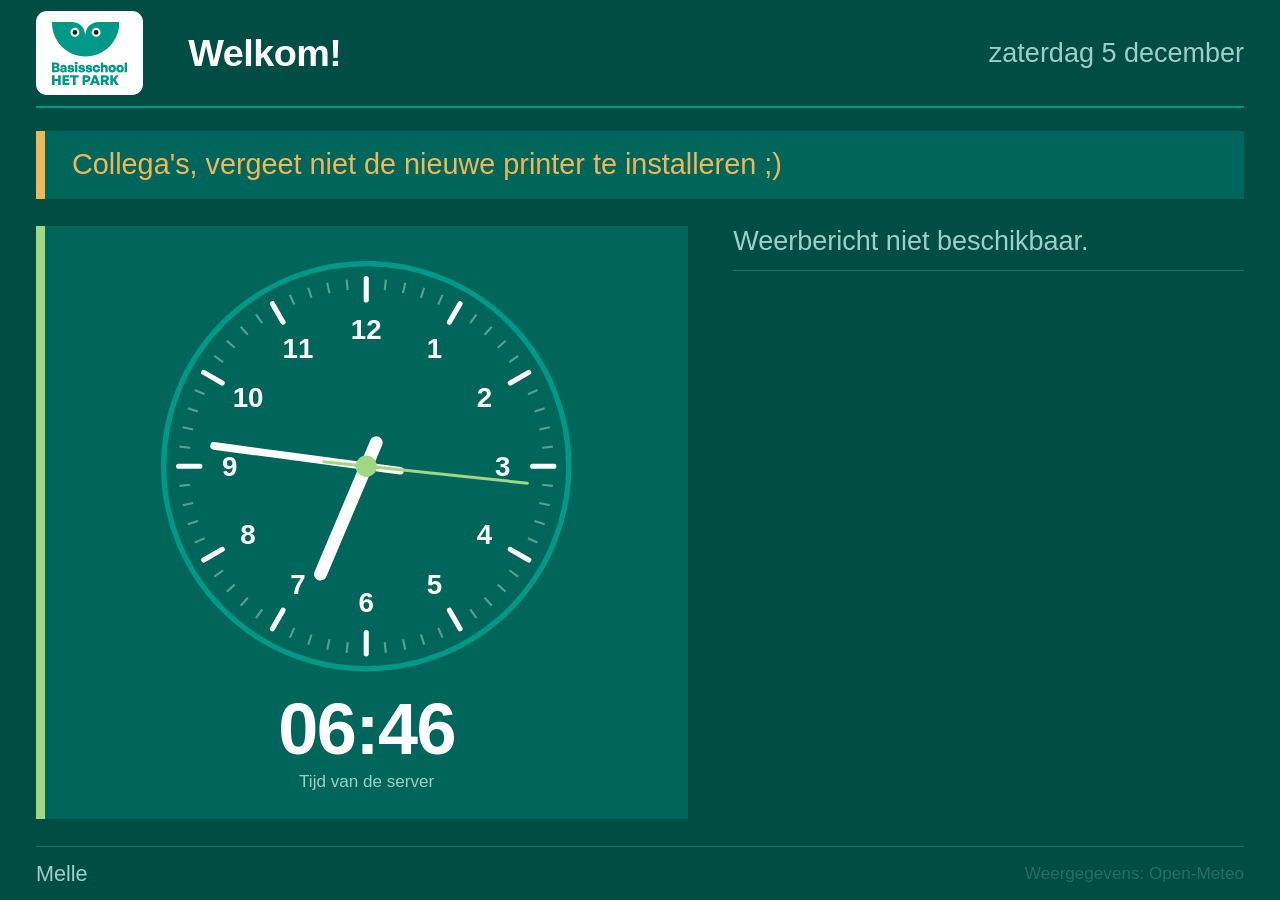
<file: index.html>
<!DOCTYPE html>
<html lang="nl">
<head>
<meta charset="utf-8">
<meta name="viewport" content="width=1920, initial-scale=1">
<title>Klok en weer — Basisschool Het Park</title>
<link rel="preconnect" href="https://api.fontshare.com" crossorigin>
<link rel="stylesheet"
      href="https://api.fontshare.com/v2/css?f[]=general-sans@400,500,600,700&display=swap">
<link rel="stylesheet" href="styles.css">
</head>
<body>

<div id="scherm">
  <header>
    <span class="logomerk"><svg class="logo" preserveAspectRatio="xMidYMid meet" xmlns="http://www.w3.org/2000/svg" version="1.1" viewBox="0 0 727.6 611.3">
  <g>
    <path fill="var(--logo-vorm, #009886)" d="M322.6,136.9C322.6,62.5,278.8,0,188,0H.9l-.9,11.8c1.9,178.5,147.1,322.7,326.1,322.7S650.4,190.3,652.3,11.8l-1.2-11.8h-193.7c-90.7,0-134.6,62.5-134.6,136.9"/>
    <g>
      <g>
        <circle fill="var(--logo-oogwit, #f4f8f4)" cx="221.7" cy="100" r="43.5" transform="translate(87.5 302.8) rotate(-80.8)"/>
        <circle fill="var(--logo-pupil, #1d1d1b)" cx="222.1" cy="101" r="22.3"/>
      </g>
      <g>
        <circle fill="var(--logo-oogwit, #f4f8f4)" cx="427.8" cy="100" r="43.5"/>
        <circle fill="var(--logo-pupil, #1d1d1b)" cx="428.2" cy="101" r="22.3"/>
      </g>
    </g>
  </g>
  <path fill="var(--logo-tekst, var(--logo-vorm, #009886))" d="M590.9,611.3v-42.6l28.4,42.6h30.3l-34.2-50.1,33.3-44.3h-28.3l-29.5,39.7v-39.7h-24.9v94.4h24.9ZM498.8,537.4h12.8c11.1,0,16.2,3.5,16.2,11.1s-5.1,10.9-16.2,10.9h-12.8v-22ZM498.8,611.3v-31.4h8.2l19.3,31.4h29.6l-23.2-35.4c12.8-5.4,20-15.4,20-27.5,0-20.1-14.6-31.6-40.1-31.6h-38.7v94.4h24.9ZM416.8,544.2l9.9,30h-20l10.1-30ZM438.9,611.3h26.8l-34.6-94.4h-27.2l-35,94.4h25.1l5.9-17.5h33.2l5.8,17.5h0ZM333.5,537.8c9.9,0,15,4.2,15,11.6s-5.1,12.2-15,12.2h-11.8v-23.8h11.8ZM333.7,582.5c24.7,0,39.6-12.1,39.6-33.4s-14.9-32.2-39.6-32.2h-36.8v94.4h24.9v-28.8h12-.1ZM229,611.3v-71.9h28.9v-22.5h-82.7v22.5h28.9v71.9h24.9ZM169,589.7h-41.9v-16.2h37.2v-21.6h-37.2v-13.5h41v-21.6h-65.9v94.4h66.8v-21.6h0ZM24.9,611.3v-37.7h34.8v37.7h24.9v-94.4h-24.9v35.1H24.9v-35.1H0v94.4h24.9Z"/>
  <path fill="var(--logo-tekst, var(--logo-vorm, #009886))" d="M727.6,393.5h-22.7v94.4h22.7v-94.4ZM660.5,469.1c-7,0-13.5-5.5-13.5-16.6s6.6-16.4,13.5-16.4,13.5,5.4,13.5,16.4-6.6,16.6-13.5,16.6M660.5,489.2c20.9,0,37-16.4,37-36.7s-16.1-36.7-37-36.7-37,16.4-37,36.7,16.1,36.7,37,36.7M583.7,469.1c-7,0-13.5-5.5-13.5-16.6s6.6-16.4,13.5-16.4,13.5,5.4,13.5,16.4-6.6,16.6-13.5,16.6M583.7,489.2c20.9,0,37-16.4,37-36.7s-16-36.7-37-36.7-37,16.4-37,36.7,16,36.7,37,36.7M497,450.7c0-10.6,5-14.6,10.5-14.6s10,4.9,10,13.8v38h22.5v-45.5c0-17.2-9.9-26.6-23.8-26.6s-14.1,3.4-19.2,8.9v-31.3h-22.5v94.4h22.5v-37.2h0ZM431.1,489.2c20.1,0,33.9-12.6,35.9-32.9h-23.9c-.5,8-4.9,12.8-11.8,12.8s-12.5-5.9-12.5-16.6,4.6-16.4,12.5-16.4,11.4,4.9,11.8,12.6h23.9c-2-19.7-16.4-32.9-35.9-32.9s-35.6,15.6-35.6,36.7,14.6,36.7,35.6,36.7M391.7,463.8c0-10.1-7.2-16.8-20.9-19.3l-15-2.8c-4.5-.8-6.7-1.7-6.7-4.7s3.4-4.6,8.7-4.6,10.5,3.4,11.1,9.1h21.6c-1.3-15.8-14.2-25.6-32.7-25.6s-30.1,9.6-30.1,23.3,7.9,18.5,20.3,20.8l13.9,2.5c4.9.9,7.2,2.2,7.2,5.4s-4.6,4.9-9.7,4.9c-7.8,0-13.2-3.8-13.2-9.7h-21.6c1.4,16.3,13,26.3,34.3,26.3s32.9-9.7,32.9-25.4M320.7,463.8c0-10.1-7.2-16.8-20.9-19.3l-15-2.8c-4.5-.8-6.7-1.7-6.7-4.7s3.4-4.6,8.7-4.6,10.5,3.4,11.1,9.1h21.6c-1.3-15.8-14.2-25.6-32.7-25.6s-30.1,9.6-30.1,23.3,7.9,18.5,20.3,20.8l13.9,2.5c4.9.9,7.2,2.2,7.2,5.4s-4.6,4.9-9.7,4.9c-7.8,0-13.2-3.8-13.2-9.7h-21.6c1.4,16.3,13,26.3,34.3,26.3s32.9-9.7,32.9-25.4M246.4,417.1h-22.5v70.8h22.5v-70.8h0ZM249.4,400.7c0-7.5-5.9-12.9-14.5-12.9s-14.5,5.4-14.5,12.9,5.9,12.8,14.5,12.8,14.5-5.4,14.5-12.8M215.8,463.8c0-10.1-7.2-16.8-20.9-19.3l-15-2.8c-4.5-.8-6.7-1.7-6.7-4.7s3.4-4.6,8.7-4.6,10.5,3.4,11.1,9.1h21.6c-1.3-15.8-14.2-25.6-32.7-25.6s-30.1,9.6-30.1,23.3,7.9,18.5,20.3,20.8l13.9,2.5c4.9.9,7.2,2.2,7.2,5.4s-4.6,4.9-9.7,4.9c-7.8,0-13.2-3.8-13.2-9.7h-21.6c1.4,16.3,13,26.3,34.3,26.3s32.9-9.7,32.9-25.4M100.3,466.3c0-4.9,4.1-7.4,11.7-7.4s5.5.3,8.9.9v4.5c0,5.8-4.5,9.3-12,9.3s-8.7-2.8-8.7-7.4M123.9,487.9h18.2v-43.7c0-17.9-11.4-28.4-30.9-28.4s-29.7,10.8-31,27.2h20.3c.8-6.2,4.5-9.6,10.6-9.6s9.9,3.4,9.9,9.6v3.4c-3-.5-6.6-.8-10.4-.8-20.3,0-31.4,7.5-31.4,21.3s9.9,22.2,24.6,22.2,15.3-2.5,20.3-8.2v6.8h0l-.2.2ZM37.1,449c9.3,0,13.7,3.8,13.7,9.6s-4.3,9.7-13.7,9.7h-14.6v-19.3h14.6ZM35.9,413.1c8.3,0,12.1,3.2,12.1,8s-3.8,8.3-12.1,8.3h-13.4v-16.3h13.4ZM74.2,459.5c0-10-5.4-17-15-21,7.9-4.7,12.2-11.2,12.2-19.5,0-16.4-12.9-25.5-33.5-25.5H0v94.4h39.1c22,0,35.1-10.6,35.1-28.4"/>
</svg></span>
    <div class="titel">Welkom!</div>
    <div class="vandaag" id="kopdatum"></div>
  </header>

  <p id="bericht" hidden></p>

  <main>
    <section id="klokpaneel">
      <svg id="klok" viewBox="0 0 200 200" role="img"
           aria-label="Analoge klok"></svg>
      <p class="digitaal" id="digitaal">--:--</p>
      <p class="tijdbron" id="tijdbron">Tijd wordt opgehaald…</p>
    </section>

    <section id="weer">
      <div id="nu" class="nu-laden">Weerbericht wordt opgehaald…</div>
      <div id="dagen"></div>
    </section>
  </main>

  <footer>
    <span id="plaats">Melle</span>
    <span class="dim" id="weerbron">Weergegevens: Open-Meteo</span>
  </footer>
</div>

<script>
/* ------------------------------------------------------------------ *
 * Tijd
 *
 * Niet de klok van het afspeelapparaat: die staat op een kiosk zonder
 * NTP zo een kwartier verkeerd, en dan hangt er een fout uurwerk in de
 * gang. We vragen de tijd aan de webserver via de Date-header van een
 * HEAD-verzoek naar deze pagina zelf, en onthouden het verschil met de
 * lokale klok. De tijdzone halen we uit Intl, dus een apparaat dat op
 * UTC staat toont evengoed Belgische tijd.
 * ------------------------------------------------------------------ */

let verschil = 0;            // servertijd minus apparaatklok, in ms
let gesynct = false;

async function synchroniseer() {
  try {
    const antwoord = await fetch(location.pathname + "?t=" + Date.now(),
                                 { method: "HEAD", cache: "no-store" });
    const kop = antwoord.headers.get("Date");
    if (kop) {
      const server = new Date(kop).getTime();
      if (!isNaN(server)) {
        verschil = server - Date.now();
        gesynct = true;
        toonBron();
        return;
      }
    }
  } catch (e) { /* netwerk weg: we blijven op het laatste verschil doorlopen */ }
  toonBron();
}

function nu() { return new Date(Date.now() + verschil); }

function toonBron() {
  const el = document.getElementById("tijdbron");
  el.textContent = gesynct ? "Tijd van de server" : "Tijd van dit toestel";
  el.classList.toggle("waarschuwing", !gesynct);
}

// Datumdelen in Europe/Brussels, ongeacht de instelling van het toestel.
const DEEL = new Intl.DateTimeFormat("en-GB", {
  timeZone: "Europe/Brussels", hourCycle: "h23",
  year: "numeric", month: "2-digit", day: "2-digit",
  hour: "2-digit", minute: "2-digit", second: "2-digit",
});
function delen(d) {
  const uit = {};
  for (const p of DEEL.formatToParts(d)) uit[p.type] = p.value;
  return uit;
}

const LANGE_DATUM = new Intl.DateTimeFormat("nl-BE", {
  timeZone: "Europe/Brussels", weekday: "long", day: "numeric", month: "long",
});
const KORTE_DAG = new Intl.DateTimeFormat("nl-BE", {
  timeZone: "Europe/Brussels", weekday: "long",
});

/* ------------------------------------------------------------------ *
 * Analoge klok
 * Met alle twaalf cijfers: op een lagere school leren kinderen hier de
 * klok op lezen, en dan is een wijzerplaat met enkel streepjes zonde.
 * ------------------------------------------------------------------ */

function bouwWijzerplaat() {
  const svg = document.getElementById("klok");
  let d = '<circle cx="100" cy="100" r="95" class="rand"/>';

  for (let i = 0; i < 60; i++) {
    const hoek = i * 6 * Math.PI / 180;
    const uur = i % 5 === 0;
    const r1 = uur ? 78 : 83;
    const r2 = 88;
    d += '<line x1="' + (100 + r1 * Math.sin(hoek)) +
         '" y1="' + (100 - r1 * Math.cos(hoek)) +
         '" x2="' + (100 + r2 * Math.sin(hoek)) +
         '" y2="' + (100 - r2 * Math.cos(hoek)) +
         '" class="' + (uur ? "uurstreep" : "minuutstreep") + '"/>';
  }

  for (let u = 1; u <= 12; u++) {
    const hoek = u * 30 * Math.PI / 180;
    d += '<text x="' + (100 + 64 * Math.sin(hoek)) +
         '" y="' + (100 - 64 * Math.cos(hoek)) +
         '" class="cijfer">' + u + '</text>';
  }

  d += '<line id="uurwijzer" x1="100" y1="112" x2="100" y2="45" class="uur"/>' +
       '<line id="minuutwijzer" x1="100" y1="116" x2="100" y2="28" class="minuut"/>' +
       '<line id="secondewijzer" x1="100" y1="120" x2="100" y2="24" class="seconde"/>' +
       '<circle cx="100" cy="100" r="5" class="spil"/>';

  svg.innerHTML = d;
}

function tikTak() {
  const d = nu();
  const p = delen(d);
  const u = Number(p.hour) % 12;
  const m = Number(p.minute);
  const s = Number(p.second);

  const zet = (id, graden) =>
    document.getElementById(id)
      .setAttribute("transform", "rotate(" + graden + " 100 100)");

  zet("uurwijzer", (u + m / 60) * 30);
  zet("minuutwijzer", (m + s / 60) * 6);
  zet("secondewijzer", s * 6);

  document.getElementById("digitaal").textContent = p.hour + ":" + p.minute;
  document.getElementById("kopdatum").textContent = LANGE_DATUM.format(d);
}

/* ------------------------------------------------------------------ *
 * Mededeling van de school
 *
 * Staat in bericht.json naast deze pagina. Het secretariaat past dat
 * bestand aan via github.com in de browser; het bord haalt het elke vijf
 * minuten opnieuw op, dus een wijziging staat er binnen enkele minuten.
 * Geen build, geen workflow, niets om te herstarten.
 * ------------------------------------------------------------------ */

const BERICHT_URL = "bericht.json";
let mededelingen = [];
let berichtIndex = 0;

function vandaagISO() {
  const p = delen(nu());
  return p.year + "-" + p.month + "-" + p.day;
}

function geldigVandaag(m, dag) {
  if (!m || typeof m.tekst !== "string" || !m.tekst.trim()) return false;
  if (m.vanaf && dag < m.vanaf) return false;   // ISO-datums vergelijken
  if (m.tot && dag > m.tot) return false;       // prima als tekst
  return true;
}

async function haalBerichten() {
  try {
    const r = await fetch(BERICHT_URL + "?t=" + Date.now(), { cache: "no-store" });
    if (!r.ok) throw new Error(r.status);
    const data = await r.json();
    mededelingen = Array.isArray(data.mededelingen) ? data.mededelingen : [];
  } catch (e) {
    // Netwerk weg of json stuk: we houden de vorige boodschap op het scherm
    // in plaats van ze te laten verdwijnen.
  }
  toonBericht();
}

function toonBericht() {
  const band = document.getElementById("bericht");
  const actief = mededelingen.filter(m => geldigVandaag(m, vandaagISO()));
  if (actief.length === 0) {
    band.hidden = true;
    return;
  }
  if (berichtIndex >= actief.length) berichtIndex = 0;
  const m = actief[berichtIndex];
  band.hidden = false;
  band.className = m.toon === "belangrijk" ? "belangrijk" : "";
  band.textContent = m.tekst;              // textContent, dus geen html uit het bestand
}

function volgendBericht() {
  berichtIndex++;
  toonBericht();
}

/* ------------------------------------------------------------------ *
 * Weer — Open-Meteo, geen sleutel nodig
 * ------------------------------------------------------------------ */

const BREEDTE = 50.995, LENGTE = 3.805;          // Melle
const WEER_URL = "https://api.open-meteo.com/v1/forecast" +
  "?latitude=" + BREEDTE + "&longitude=" + LENGTE +
  "&current=temperature_2m,apparent_temperature,weather_code,wind_speed_10m" +
  "&daily=weather_code,temperature_2m_max,temperature_2m_min," +
  "precipitation_probability_max,sunrise,sunset" +
  "&timezone=Europe%2FBrussels&forecast_days=6";

// WMO-codes naar Nederlandse omschrijving en pictogram.
const WEERCODES = {
  0:  ["Onbewolkt", "zon"],
  1:  ["Overwegend zonnig", "zonwolk"],
  2:  ["Half bewolkt", "zonwolk"],
  3:  ["Bewolkt", "wolk"],
  45: ["Mistig", "mist"],
  48: ["Aanvriezende mist", "mist"],
  51: ["Lichte motregen", "motregen"],
  53: ["Motregen", "motregen"],
  55: ["Dichte motregen", "motregen"],
  56: ["IJzelige motregen", "ijzel"],
  57: ["IJzelige motregen", "ijzel"],
  61: ["Lichte regen", "regen"],
  63: ["Regen", "regen"],
  65: ["Zware regen", "regen"],
  66: ["IJzel", "ijzel"],
  67: ["Zware ijzel", "ijzel"],
  71: ["Lichte sneeuw", "sneeuw"],
  73: ["Sneeuw", "sneeuw"],
  75: ["Zware sneeuw", "sneeuw"],
  77: ["Sneeuwkorrels", "sneeuw"],
  80: ["Enkele buien", "buien"],
  81: ["Buien", "buien"],
  82: ["Zware buien", "buien"],
  85: ["Sneeuwbuien", "sneeuw"],
  86: ["Zware sneeuwbuien", "sneeuw"],
  95: ["Onweer", "onweer"],
  96: ["Onweer met hagel", "onweer"],
  99: ["Zwaar onweer met hagel", "onweer"],
};

function omschrijving(code) {
  return (WEERCODES[code] || ["Wisselvallig", "wolk"])[0];
}
function pictogramNaam(code) {
  return (WEERCODES[code] || ["Wisselvallig", "wolk"])[1];
}

const ZON = '<circle cx="32" cy="32" r="13" class="i-zon"/>' +
  [0, 45, 90, 135, 180, 225, 270, 315].map(g => {
    const r = g * Math.PI / 180;
    return '<line x1="' + (32 + 19 * Math.cos(r)) + '" y1="' + (32 + 19 * Math.sin(r)) +
           '" x2="' + (32 + 26 * Math.cos(r)) + '" y2="' + (32 + 26 * Math.sin(r)) +
           '" class="i-straal"/>';
  }).join("");
const WOLK = '<path d="M18 44h26a10 10 0 0 0 0-20 14 14 0 0 0-26-4 9 9 0 0 0 0 24z" class="i-wolk"/>';

function pictogram(code, klasse) {
  const soort = pictogramNaam(code);
  let binnen = "";
  if (soort === "zon") binnen = ZON;
  else if (soort === "zonwolk")
    binnen = '<g transform="translate(6,-6) scale(0.72)">' + ZON + "</g>" +
             '<g transform="translate(0,6)">' + WOLK + "</g>";
  else if (soort === "mist")
    binnen = WOLK + '<line x1="14" y1="52" x2="50" y2="52" class="i-lijn"/>' +
             '<line x1="18" y1="58" x2="46" y2="58" class="i-lijn"/>';
  else if (soort === "motregen" || soort === "regen" || soort === "buien") {
    binnen = WOLK;
    const n = soort === "motregen" ? 2 : 3;
    for (let i = 0; i < n; i++)
      binnen += '<line x1="' + (22 + i * 10) + '" y1="50" x2="' +
                (18 + i * 10) + '" y2="60" class="i-druppel"/>';
  } else if (soort === "sneeuw") {
    binnen = WOLK;
    for (let i = 0; i < 3; i++)
      binnen += '<circle cx="' + (22 + i * 10) + '" cy="55" r="2.6" class="i-vlok"/>';
  } else if (soort === "ijzel") {
    binnen = WOLK + '<line x1="24" y1="50" x2="20" y2="60" class="i-druppel"/>' +
             '<circle cx="38" cy="55" r="2.6" class="i-vlok"/>';
  } else if (soort === "onweer") {
    binnen = WOLK + '<path d="M32 48l-8 12h7l-3 10 12-14h-7l4-8z" class="i-bliksem"/>';
  } else binnen = WOLK;
  return '<svg class="pictogram ' + klasse + '" viewBox="0 0 64 68">' + binnen + "</svg>";
}

function graden(t) { return Math.round(t) + "\u00b0"; }
function uurtje(iso) { return iso.slice(11, 16); }

let laatsteWeer = null;

async function haalWeer() {
  try {
    const r = await fetch(WEER_URL, { cache: "no-store" });
    if (!r.ok) throw new Error(r.status);
    laatsteWeer = await r.json();
    tekenWeer(true);
  } catch (e) {
    if (laatsteWeer) tekenWeer(false);
    else document.getElementById("nu").textContent =
      "Weerbericht niet beschikbaar.";
  }
}

function tekenWeer(vers) {
  const w = laatsteWeer;
  if (!w) return;

  const h = w.current, d = w.daily;
  const nuEl = document.getElementById("nu");
  nuEl.classList.remove("nu-laden");
  nuEl.innerHTML =
    pictogram(h.weather_code, "groot") +
    '<div class="nugetal">' +
      '<p class="temp">' + graden(h.temperature_2m) + '</p>' +
      '<p class="omschrijving">' + omschrijving(h.weather_code) + '</p>' +
      '<p class="bijzaken">Voelt als ' + graden(h.apparent_temperature) +
        ' \u00b7 wind ' + Math.round(h.wind_speed_10m) + ' km/u' +
        ' \u00b7 ' + (d.precipitation_probability_max[0] ?? 0) + '% regen' +
        ' \u00b7 zon onder ' + uurtje(d.sunset[0]) + '</p>' +
    '</div>';

  let rij = "";
  for (let i = 1; i < d.time.length; i++) {
    const dag = new Date(d.time[i] + "T12:00:00");
    const naam = i === 1 ? "morgen" : KORTE_DAG.format(dag);
    rij += '<article>' +
      '<p class="dagnaam">' + naam + '</p>' +
      '<div class="dagicoon">' + pictogram(d.weather_code[i], "klein") + '</div>' +
      '<p class="dagtemp"><span class="max">' + graden(d.temperature_2m_max[i]) +
        '</span><span class="min">' + graden(d.temperature_2m_min[i]) + '</span></p>' +
      '<p class="regen">' + (d.precipitation_probability_max[i] ?? 0) + '%</p>' +
      '</article>';
  }
  document.getElementById("dagen").innerHTML = rij;

  document.getElementById("weerbron").textContent = vers
    ? "Weergegevens: Open-Meteo"
    : "Weergegevens: Open-Meteo (verbinding weg, laatste bericht)";
}

/* ------------------------------------------------------------------ *
 * Opstarten
 * ------------------------------------------------------------------ */

// Een scherm dat maandenlang hetzelfde toont brandt in. Elke vijf minuten
// een paar pixels opschuiven is genoeg om dat te voorkomen.
const SCHUIF = [[0,0],[2,1],[3,0],[2,-1],[0,-2],[-2,-1],[-3,0],[-2,1]];
let schuifIndex = 0;
function pixelShift() {
  const [x, y] = SCHUIF[schuifIndex % SCHUIF.length];
  document.getElementById("scherm").style.transform =
    "translate(" + x + "px," + y + "px)";
  schuifIndex++;
}

bouwWijzerplaat();
tikTak();
pixelShift();
synchroniseer().then(tikTak);
haalWeer();
haalBerichten();

setInterval(tikTak, 1000);
setInterval(synchroniseer, 10 * 60 * 1000);   // klok bijregelen
setInterval(haalWeer, 15 * 60 * 1000);        // nieuw weerbericht
setInterval(haalBerichten, 5 * 60 * 1000);   // mededeling opnieuw ophalen
setInterval(volgendBericht, 15 * 1000);      // wisselen als er meerdere zijn
setInterval(pixelShift, 5 * 60 * 1000);
setTimeout(() => location.reload(), 3 * 60 * 60 * 1000);
</script>

</body>
</html>
</file>
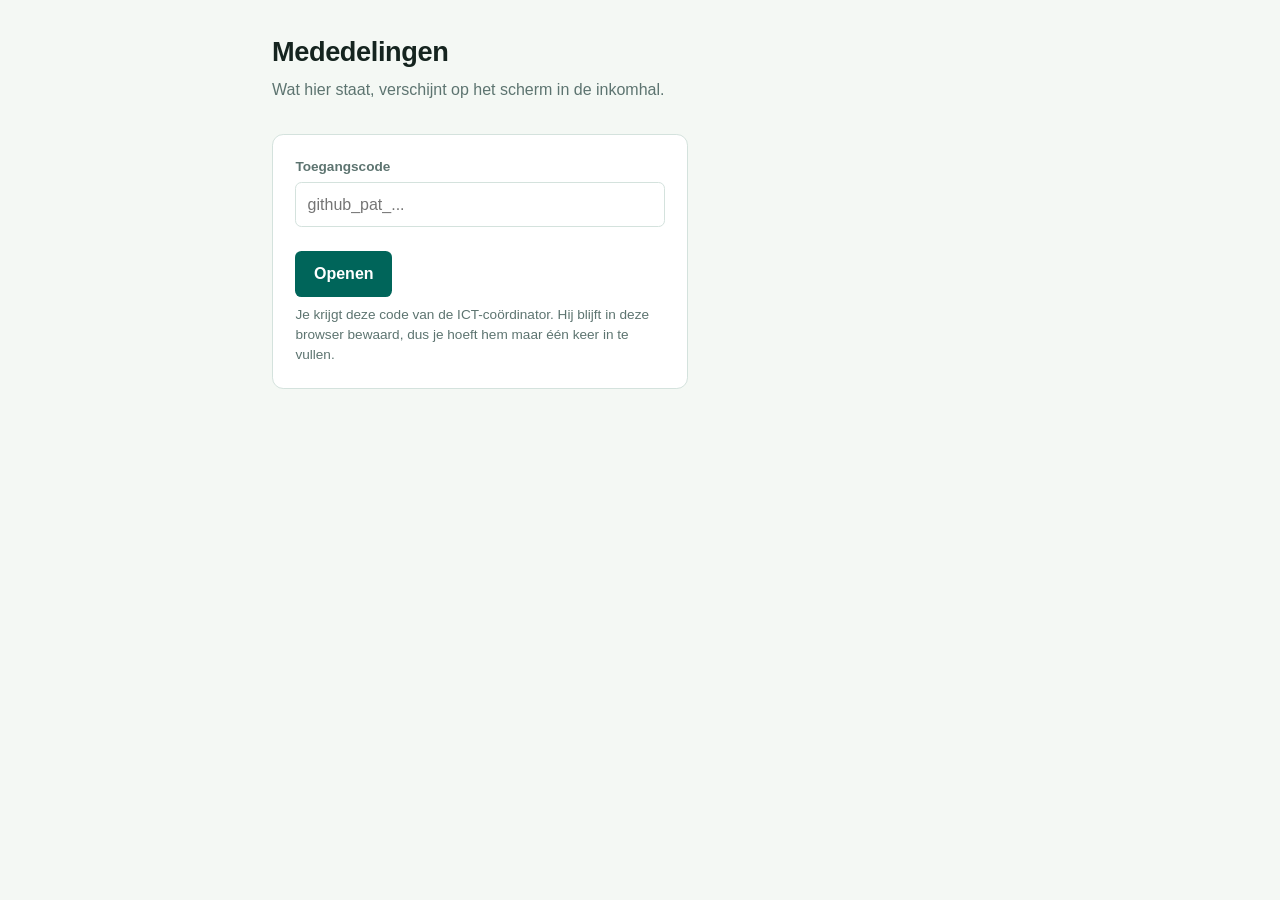
<file: beheer.html>
<!DOCTYPE html>
<html lang="nl">
<head>
<meta charset="utf-8">
<meta name="viewport" content="width=device-width, initial-scale=1">
<title>Mededelingen beheren — Basisschool Het Park</title>
<link rel="preconnect" href="https://api.fontshare.com" crossorigin>
<link rel="stylesheet"
      href="https://api.fontshare.com/v2/css?f[]=general-sans@400,500,600,700&display=swap">
<style>
/* Beheerpagina: geen schermbord maar een gewoon formulier, dus licht en
   rustig in plaats van de donkere signage-opmaak. */
:root {
  --inkt: #15241f;
  --gedempt: #5d7470;
  --papier: #f4f8f4;
  --vlak: #ffffff;
  --rand: #d4e2dd;
  --teal: #009886;
  --teal-diep: #00655a;
  --limoen: #a1d683;
  --oranje: #8a5a12;
  --rood: #a6342a;
}
* { box-sizing: border-box; margin: 0; padding: 0; }
body {
  background: var(--papier);
  color: var(--inkt);
  font: 16px/1.5 "General Sans", "GeneralSans", Arial, Helvetica, sans-serif;
  -webkit-font-smoothing: antialiased;
  padding: 2rem 1.25rem 5rem;
}
.blad { max-width: 46rem; margin: 0 auto; }

h1 { font-size: 1.7rem; letter-spacing: -0.015em; margin-bottom: .3rem; }
.onder { color: var(--gedempt); margin-bottom: 2rem; }

.kaart {
  background: var(--vlak);
  border: 1px solid var(--rand);
  border-radius: .7rem;
  padding: 1.4rem;
  margin-bottom: 1rem;
}
.kaart.belangrijk { border-left: .4rem solid var(--oranje); }
.kaart.gewoon { border-left: .4rem solid var(--teal); }

label { display: block; font-size: .85rem; font-weight: 600; color: var(--gedempt); margin-bottom: .3rem; }
textarea, input[type="text"], input[type="date"], input[type="password"] {
  width: 100%;
  font: inherit;
  color: inherit;
  background: var(--vlak);
  border: 1px solid var(--rand);
  border-radius: .4rem;
  padding: .6rem .7rem;
}
textarea { resize: vertical; min-height: 4.5rem; }
input:focus, textarea:focus { outline: 2px solid var(--teal); outline-offset: 1px; }

.velden { display: grid; grid-template-columns: 1fr 1fr; gap: 1rem; margin-top: 1rem; }
@media (max-width: 34rem) { .velden { grid-template-columns: 1fr; } }

.vinkje { display: flex; align-items: center; gap: .5rem; margin-top: 1rem; }
.vinkje label { margin: 0; font-weight: 500; color: var(--inkt); font-size: 1rem; }

button {
  font: inherit;
  font-weight: 600;
  border: 1px solid transparent;
  border-radius: .4rem;
  padding: .6rem 1.1rem;
  cursor: pointer;
  background: var(--teal-diep);
  color: #fff;
}
button:hover { background: var(--teal); }
button.stil { background: transparent; color: var(--teal-diep); border-color: var(--rand); }
button.stil:hover { background: #eaf3f0; }
button.weg { background: transparent; color: var(--rood); border-color: transparent; padding: .4rem .5rem; }
button.weg:hover { background: #fbeceb; }
button[disabled] { opacity: .5; cursor: not-allowed; }

.balk { display: flex; gap: .7rem; align-items: center; flex-wrap: wrap; margin-top: 1.5rem; }
.rechts { margin-left: auto; }

.kop { display: flex; align-items: center; justify-content: space-between; gap: 1rem; }
.volgnr { font-size: .85rem; font-weight: 600; color: var(--gedempt); }

.melding { padding: .8rem 1rem; border-radius: .4rem; margin-bottom: 1rem; display: none; }
.melding.toon { display: block; }
.melding.goed { background: #e7f5ee; color: #0f5233; }
.melding.fout { background: #fbeceb; color: var(--rood); }
.melding.bezig { background: #eef3f7; color: var(--gedempt); }

/* Voorbeeld van hoe de balk op het bord komt */
.voorbeeld {
  background: #004d44;
  border-radius: .5rem;
  padding: 1rem 1.1rem;
  margin-top: 1rem;
  border-left: .4rem solid var(--limoen);
  color: #fff;
  font-size: 1.05rem;
}
.voorbeeld.belangrijk { border-left-color: #edb75a; color: #edb75a; }
.voorbeeld .mini { display: block; font-size: .75rem; color: #9ecfc7; margin-bottom: .3rem; font-weight: 600; }

.leeg { color: var(--gedempt); font-style: italic; padding: 1rem 0; }
.hulp { font-size: .85rem; color: var(--gedempt); margin-top: .5rem; }
.hulp a { color: var(--teal-diep); }
#slot { max-width: 26rem; }
</style>
</head>
<body>

<div class="blad">

  <h1>Mededelingen</h1>
  <p class="onder">Wat hier staat, verschijnt op het scherm in de inkomhal.</p>

  <div id="melding" class="melding"></div>

  <!-- Aanmelden -->
  <section id="slot" class="kaart">
    <label for="code">Toegangscode</label>
    <input type="password" id="code" autocomplete="current-password"
           placeholder="github_pat_...">
    <div class="balk">
      <button id="open">Openen</button>
    </div>
    <p class="hulp">Je krijgt deze code van de ICT-coördinator. Hij blijft in
      deze browser bewaard, dus je hoeft hem maar één keer in te vullen.</p>
  </section>

  <!-- Beheer -->
  <section id="werkblad" hidden>
    <div id="lijst"></div>

    <div class="balk">
      <button class="stil" id="nieuw">Mededeling toevoegen</button>
      <button id="bewaar" class="rechts">Opslaan en tonen</button>
    </div>

    <div class="balk">
      <button class="stil" id="afmelden">Afmelden op dit toestel</button>
    </div>
  </section>

</div>

<script>
/* ------------------------------------------------------------------ *
 * Welke repository en welk bestand
 * ------------------------------------------------------------------ */
const EIGENAAR = "joenblan";        // <-- aanpassen als de repo elders staat
const REPO     = "parkwelkom";      // <-- naam van de repository
const PAD      = "bericht.json";
const TAK      = "main";

const API = "https://api.github.com/repos/" + EIGENAAR + "/" + REPO +
            "/contents/" + PAD;
const SLEUTEL = "bord-token";

let token = "";
let sha = null;            // versie van het bestand dat we gelezen hebben
let mededelingen = [];

/* ------------------------------------------------------------------ *
 * Hulpjes
 * ------------------------------------------------------------------ */
const $ = id => document.getElementById(id);

function meld(tekst, soort) {
  const el = $("melding");
  el.textContent = tekst;
  el.className = "melding toon " + (soort || "bezig");
  if (soort === "goed") setTimeout(() => el.classList.remove("toon"), 4000);
}
function stilte() { $("melding").classList.remove("toon"); }

// btoa() struikelt over é en °, dus eerst naar UTF-8-bytes.
function naarBase64(tekst) {
  const bytes = new TextEncoder().encode(tekst);
  let binair = "";
  bytes.forEach(b => { binair += String.fromCharCode(b); });
  return btoa(binair);
}
function uitBase64(b64) {
  const binair = atob(b64.replace(/\s/g, ""));
  const bytes = Uint8Array.from(binair, c => c.charCodeAt(0));
  return new TextDecoder().decode(bytes);
}

async function api(opties) {
  return fetch(API + "?ref=" + TAK + "&t=" + Date.now(), Object.assign({
    headers: {
      "Authorization": "Bearer " + token,
      "Accept": "application/vnd.github+json",
      "X-GitHub-Api-Version": "2022-11-28",
    },
    cache: "no-store",
  }, opties || {}));
}

/* ------------------------------------------------------------------ *
 * Laden
 * ------------------------------------------------------------------ */
async function laden() {
  meld("Bezig met openen…");
  let r;
  try {
    r = await api();
  } catch (e) {
    meld("Geen verbinding met GitHub. Staat het internet aan?", "fout");
    return false;
  }

  if (r.status === 401) {
    meld("Die code klopt niet of is vervallen. Vraag een nieuwe aan de " +
         "ICT-coördinator.", "fout");
    return false;
  }
  if (r.status === 403) {
    meld("Deze code heeft geen toestemming om dit bestand te wijzigen.", "fout");
    return false;
  }
  if (r.status === 404) {
    // Bestand bestaat nog niet: we beginnen met een lege lijst.
    sha = null;
    mededelingen = [];
    stilte();
    return true;
  }
  if (!r.ok) {
    meld("GitHub gaf een fout (" + r.status + "). Probeer het straks opnieuw.",
         "fout");
    return false;
  }

  const data = await r.json();
  sha = data.sha;
  try {
    const inhoud = JSON.parse(uitBase64(data.content));
    mededelingen = Array.isArray(inhoud.mededelingen) ? inhoud.mededelingen : [];
  } catch (e) {
    meld("Het bestand op GitHub is beschadigd. Neem contact op met de " +
         "ICT-coördinator voor je iets opslaat.", "fout");
    mededelingen = [];
  }
  return true;
}

/* ------------------------------------------------------------------ *
 * Tonen
 * ------------------------------------------------------------------ */
function tekenLijst() {
  const lijst = $("lijst");
  lijst.innerHTML = "";

  if (mededelingen.length === 0) {
    lijst.innerHTML = '<p class="leeg">Er staat nu niets op het scherm. ' +
      'Voeg een mededeling toe, of laat het zo.</p>';
    return;
  }

  mededelingen.forEach((m, i) => {
    const kaart = document.createElement("section");
    kaart.className = "kaart " + (m.toon === "belangrijk" ? "belangrijk" : "gewoon");
    kaart.innerHTML =
      '<div class="kop"><span class="volgnr">Mededeling ' + (i + 1) + '</span>' +
        '<button class="weg" data-weg="' + i + '">Verwijderen</button></div>' +
      '<div style="margin-top:.8rem">' +
        '<label for="t' + i + '">Tekst</label>' +
        '<textarea id="t' + i + '" data-veld="tekst" data-i="' + i + '"></textarea>' +
      '</div>' +
      '<div class="velden">' +
        '<div><label for="v' + i + '">Vanaf (mag leeg)</label>' +
          '<input type="date" id="v' + i + '" data-veld="vanaf" data-i="' + i + '"></div>' +
        '<div><label for="w' + i + '">Tot en met (mag leeg)</label>' +
          '<input type="date" id="w' + i + '" data-veld="tot" data-i="' + i + '"></div>' +
      '</div>' +
      '<div class="vinkje">' +
        '<input type="checkbox" id="b' + i + '" data-veld="belangrijk" data-i="' + i + '">' +
        '<label for="b' + i + '">Extra opvallend tonen (oranje)</label>' +
      '</div>' +
      '<div class="voorbeeld' + (m.toon === "belangrijk" ? " belangrijk" : "") +
        '" data-voorbeeld="' + i + '"><span class="mini">Zo komt het op het scherm</span>' +
        '<span data-voorbeeldtekst="' + i + '"></span></div>';
    lijst.appendChild(kaart);

    // waarden invullen zonder innerHTML, zodat tekst tekst blijft
    kaart.querySelector('[data-veld="tekst"]').value = m.tekst || "";
    kaart.querySelector('[data-veld="vanaf"]').value = m.vanaf || "";
    kaart.querySelector('[data-veld="tot"]').value = m.tot || "";
    kaart.querySelector('[data-veld="belangrijk"]').checked = m.toon === "belangrijk";
    kaart.querySelector('[data-voorbeeldtekst]').textContent =
      m.tekst || "(nog geen tekst)";
  });
}

function veldGewijzigd(e) {
  const veld = e.target.dataset.veld;
  if (!veld) return;
  const i = Number(e.target.dataset.i);
  const m = mededelingen[i];
  if (!m) return;

  if (veld === "belangrijk") {
    if (e.target.checked) m.toon = "belangrijk"; else delete m.toon;
    tekenLijst();
    return;
  }
  const waarde = e.target.value.trim();
  if (waarde) m[veld] = waarde; else delete m[veld];

  if (veld === "tekst") {
    const voorbeeld = document.querySelector('[data-voorbeeldtekst="' + i + '"]');
    if (voorbeeld) voorbeeld.textContent = waarde || "(nog geen tekst)";
  }
}

/* ------------------------------------------------------------------ *
 * Opslaan
 * ------------------------------------------------------------------ */
function opschonen() {
  return mededelingen
    .filter(m => (m.tekst || "").trim())
    .map(m => {
      const uit = { tekst: m.tekst.trim() };
      if (m.vanaf) uit.vanaf = m.vanaf;
      if (m.tot) uit.tot = m.tot;
      if (m.toon === "belangrijk") uit.toon = "belangrijk";
      return uit;
    });
}

async function bewaren(tweedePoging) {
  const schoon = opschonen();
  const inhoud = JSON.stringify({
    _uitleg: "Dit bestand wordt beheerd via beheer.html. Je mag het ook met " +
             "de hand aanpassen, maar let dan op de komma's.",
    mededelingen: schoon,
  }, null, 2) + "\n";

  $("bewaar").disabled = true;
  meld("Bezig met opslaan…");

  let r;
  try {
    r = await api({
      method: "PUT",
      body: JSON.stringify({
        message: "Mededeling bijgewerkt via beheerpagina",
        content: naarBase64(inhoud),
        branch: TAK,
        sha: sha || undefined,
      }),
    });
  } catch (e) {
    $("bewaar").disabled = false;
    meld("Geen verbinding met GitHub. Niets opgeslagen.", "fout");
    return;
  }

  // Iemand anders heeft het bestand ondertussen gewijzigd: opnieuw ophalen
  // en één keer opnieuw proberen, in plaats van hun wijziging te overschrijven.
  if ((r.status === 409 || r.status === 422) && !tweedePoging) {
    await laden();
    tekenLijst();
    return bewaren(true);
  }

  $("bewaar").disabled = false;

  if (r.status === 401 || r.status === 403) {
    meld("Deze code mag niets opslaan. Vraag een nieuwe aan de " +
         "ICT-coördinator.", "fout");
    return;
  }
  if (!r.ok) {
    meld("Opslaan mislukt (" + r.status + "). Er is niets gewijzigd.", "fout");
    return;
  }

  const data = await r.json();
  sha = data.content && data.content.sha;
  mededelingen = schoon;
  tekenLijst();
  meld("Opgeslagen. Het scherm toont dit binnen vijf minuten.", "goed");
}

/* ------------------------------------------------------------------ *
 * Opstarten
 * ------------------------------------------------------------------ */
async function openen(ingetiktToken) {
  token = ingetiktToken;
  if (!await laden()) return false;
  try { localStorage.setItem(SLEUTEL, token); } catch (e) { /* prive-venster */ }
  $("slot").hidden = true;
  $("werkblad").hidden = false;
  tekenLijst();
  return true;
}

$("open").addEventListener("click", () => {
  const code = $("code").value.trim();
  if (!code) { meld("Vul eerst de toegangscode in.", "fout"); return; }
  openen(code);
});
$("code").addEventListener("keydown", e => {
  if (e.key === "Enter") $("open").click();
});

$("nieuw").addEventListener("click", () => {
  mededelingen.push({ tekst: "" });
  tekenLijst();
  const laatste = document.querySelector("#lijst .kaart:last-child textarea");
  if (laatste) laatste.focus();
});

$("lijst").addEventListener("input", veldGewijzigd);
$("lijst").addEventListener("change", veldGewijzigd);
$("lijst").addEventListener("click", e => {
  const weg = e.target.dataset.weg;
  if (weg === undefined) return;
  mededelingen.splice(Number(weg), 1);
  tekenLijst();
});

$("bewaar").addEventListener("click", () => bewaren(false));

$("afmelden").addEventListener("click", () => {
  try { localStorage.removeItem(SLEUTEL); } catch (e) { /* niets */ }
  location.reload();
});

// Al eerder ingelogd op dit toestel?
(function () {
  let bewaard = null;
  try { bewaard = localStorage.getItem(SLEUTEL); } catch (e) { /* niets */ }
  if (bewaard) openen(bewaard);
})();
</script>

</body>
</html>
</file>
<file: styles.css>
/* Klok- en weerbord voor digital signage, 1920x1080 liggend.
   Kleuren komen uit de huisstijl (skin-bshetpark.css):
     color1 = teal   #009886 / #00655a / #004d44 / #55c5b8
     color2 = limoen #a1d683
   Alles is in vh gezet en het scherm is 16:9, dus de pagina schaalt mee met
   elke resolutie met die verhouding. */

:root {
  --merk-diep: #004d44;
  --merk-paneel: #00655a;
  --merk-teal: #009886;
  --lijn: rgba(220, 248, 244, 0.18);
  --tekst: #ffffff;
  --gedempt: #9ecfc7;
  --accent: #a1d683;
  --accent-zacht: #55c5b8;
  --waarschuwing: #edb75a;
}

* { box-sizing: border-box; margin: 0; padding: 0; }

html, body {
  width: 100%;
  height: 100%;
  overflow: hidden;
  cursor: none;
  background: var(--merk-diep);
  color: var(--tekst);
  font-family: "General Sans", "GeneralSans", Arial, Helvetica,
               "Helvetica Neue", sans-serif;
  -webkit-font-smoothing: antialiased;
}

#scherm {
  width: 100%;
  height: 100%;
  display: grid;
  grid-template-rows: 12vh auto minmax(0, 1fr) 6vh;
  padding: 0 4vh;
  will-change: transform;
}

/* ---- kop ---- */
header {
  display: flex;
  align-items: center;
  justify-content: space-between;
  gap: 5vh;
  border-bottom: 0.3vh solid var(--merk-teal);
}
/* Het logo draagt de schoolnaam al, dus die staat niet nog eens als tekst.
   Het staat in zijn eigen kleuren op een wit vlak: zo blijft het merk precies
   zoals het hoort, en hoeft er niets hertekend te worden voor een donkere
   achtergrond.

   Wil je het toch zonder vlak, haal dan .logomerk weg en zet op .logo:
     wit          --logo-vorm:#fff;     --logo-oogwit:#fff;     --logo-tekst:#fff;
     limoen       --logo-vorm:#a1d683;  --logo-oogwit:#a1d683;  --logo-tekst:#a1d683;
     boog limoen  --logo-vorm:#a1d683;  --logo-oogwit:#a1d683;  --logo-tekst:#fff;
   met --logo-pupil gelijk aan de achtergrondkleur. */
header .logomerk {
  flex: none;
  display: flex;
  align-items: center;
  background: #ffffff;
  border-radius: 1.2vh;
  padding: 1.2vh 1.8vh;
}
header .logo {
  height: 7vh;
  width: auto;
  display: block;
  --logo-vorm: #009886;
  --logo-oogwit: #f4f8f4;
  --logo-pupil: #1d1d1b;
}
header .titel {
  font-size: 4.2vh;
  font-weight: 600;
  letter-spacing: -0.015em;
  margin-right: auto;
}
header .vandaag {
  font-size: 3vh;
  color: var(--gedempt);
  white-space: nowrap;
}

/* De klok is het hoofdonderwerp van dit bord en krijgt dus de ruimte; het
   weerbericht staat er in een smallere kolom naast. */
/* De mededelingenbalk van de school. Staat er niets, dan is de balk
   verborgen en valt de rij vanzelf weg uit het raster. */
#bericht {
  margin-top: 2.5vh;
  padding: 1.8vh 3vh;
  background: var(--merk-paneel);
  border-left: 1vh solid var(--accent);
  font-size: 3.2vh;
  font-weight: 500;
  line-height: 1.25;
  overflow-wrap: anywhere;
}
#bericht.belangrijk {
  border-left-color: var(--waarschuwing);
  color: var(--waarschuwing);
}
#bericht[hidden] { display: none; }

main {
  display: grid;
  grid-template-columns: 54% minmax(0, 1fr);
  /* Ook de rij vastzetten, anders groeit die mee met de klok en loopt de
     inhoud onderaan het scherm uit beeld zodra de balk erboven staat. */
  grid-template-rows: minmax(0, 1fr);
  gap: 5vh;
  padding: 3vh 0;
  min-height: 0;
}

/* ---- klok ---- */
#klokpaneel {
  overflow: hidden;
  min-height: 0;
  background: var(--merk-paneel);
  border-left: 1vh solid var(--accent);
  padding: 3vh;
  display: flex;
  flex-direction: column;
  align-items: center;
  justify-content: center;
  min-width: 0;
}
/* De wijzerplaat krijgt 53vh als er plaats is, maar mag krimpen wanneer de
   mededelingenbalk erboven staat of over twee regels loopt. Zo hoeft de
   hoogte nergens met de hand bijgesteld te worden. */
#klok {
  width: auto;
  height: 53vh;
  max-width: 100%;
  min-height: 0;
  flex-shrink: 1;
  display: block;
}
#klok .rand { fill: none; stroke: var(--merk-teal); stroke-width: 2.5; }
#klok .uurstreep { stroke: var(--tekst); stroke-width: 2.4; stroke-linecap: round; }
#klok .minuutstreep { stroke: var(--gedempt); stroke-width: 1; opacity: 0.55; }
#klok .cijfer {
  fill: var(--tekst);
  font-size: 13px;
  font-weight: 600;
  text-anchor: middle;
  dominant-baseline: central;
}
#klok .uur { stroke: var(--tekst); stroke-width: 6; stroke-linecap: round; }
#klok .minuut { stroke: var(--tekst); stroke-width: 3.6; stroke-linecap: round; }
#klok .seconde { stroke: var(--accent); stroke-width: 1.4; stroke-linecap: round; }
#klok .spil { fill: var(--accent); }

.digitaal {
  font-size: 8vh;
  font-weight: 600;
  letter-spacing: -0.02em;
  font-variant-numeric: tabular-nums;
  margin-top: 1.5vh;
  line-height: 1;
}
.tijdbron { font-size: 1.9vh; color: var(--gedempt); margin-top: 0.8vh; }
.tijdbron.waarschuwing { color: var(--waarschuwing); }

/* ---- weer ---- */
#weer {
  display: grid;
  grid-template-rows: auto minmax(0, 1fr);
  gap: 1.5vh;
  min-width: 0;
}

#nu {
  display: flex;
  align-items: center;
  gap: 3vh;
  padding-bottom: 1.5vh;
  border-bottom: 0.2vh solid var(--lijn);
  min-width: 0;
}
#nu.nu-laden { display: block; font-size: 3vh; color: var(--gedempt); }
.nugetal { min-width: 0; }
.temp {
  font-size: 7vh;
  line-height: 1;
  font-weight: 700;
  letter-spacing: -0.03em;
  font-variant-numeric: tabular-nums;
}
.omschrijving { font-size: 2.9vh; font-weight: 500; margin-top: 0.5vh; }
.bijzaken { font-size: 2.1vh; color: var(--gedempt); margin-top: 0.9vh; }

/* Eén raster voor alle dagen samen: de dagnaamkolom is zo breed als de
   langste naam, dus pictogram en temperatuur staan altijd op dezelfde lijn
   en kan er niets over elkaar vallen. */
#dagen {
  display: grid;
  grid-template-columns: max-content 9vh minmax(0, 1fr) max-content;
  align-content: start;
  min-height: 0;
}
#dagen article { display: contents; }
/* Geen column-gap maar padding, anders valt de scheidingslijn tussen de
   kolommen in stukken uiteen. */
#dagen article > * {
  padding: 1vh 2.5vh 1vh 0;
  border-bottom: 0.2vh solid var(--lijn);
  display: flex;
  align-items: center;
}
#dagen .dagnaam {
  font-size: 2.5vh;
  font-weight: 600;
  color: var(--accent-zacht);
  white-space: nowrap;
}
#dagen .dagicoon { justify-content: center; }
#dagen .dagtemp { gap: 1.2vh; font-variant-numeric: tabular-nums; }
#dagen .max { font-size: 3.2vh; font-weight: 600; }
#dagen .min { font-size: 2.6vh; color: var(--gedempt); }
#dagen .regen {
  font-size: 2.4vh;
  color: var(--accent-zacht);
  justify-content: flex-end;
  padding-right: 0;
}

/* ---- weerpictogrammen ---- */
.pictogram { display: block; }
.pictogram.groot { width: 12vh; height: 12vh; flex: none; }
.pictogram.klein { width: 6vh; height: 6vh; }
.i-zon { fill: var(--accent); }
.i-straal { stroke: var(--accent); stroke-width: 3.5; stroke-linecap: round; }
.i-wolk { fill: #d8e8ea; }
.i-lijn { stroke: var(--gedempt); stroke-width: 3; stroke-linecap: round; }
.i-druppel { stroke: var(--accent-zacht); stroke-width: 3.4; stroke-linecap: round; }
.i-vlok { fill: #ffffff; }
.i-bliksem { fill: var(--waarschuwing); }

/* ---- voet ---- */
footer {
  display: flex;
  align-items: center;
  justify-content: space-between;
  gap: 4vh;
  font-size: 2.4vh;
  color: var(--gedempt);
  border-top: 0.2vh solid var(--lijn);
}
footer .dim { font-size: 1.9vh; color: var(--lijn); }
</file>
